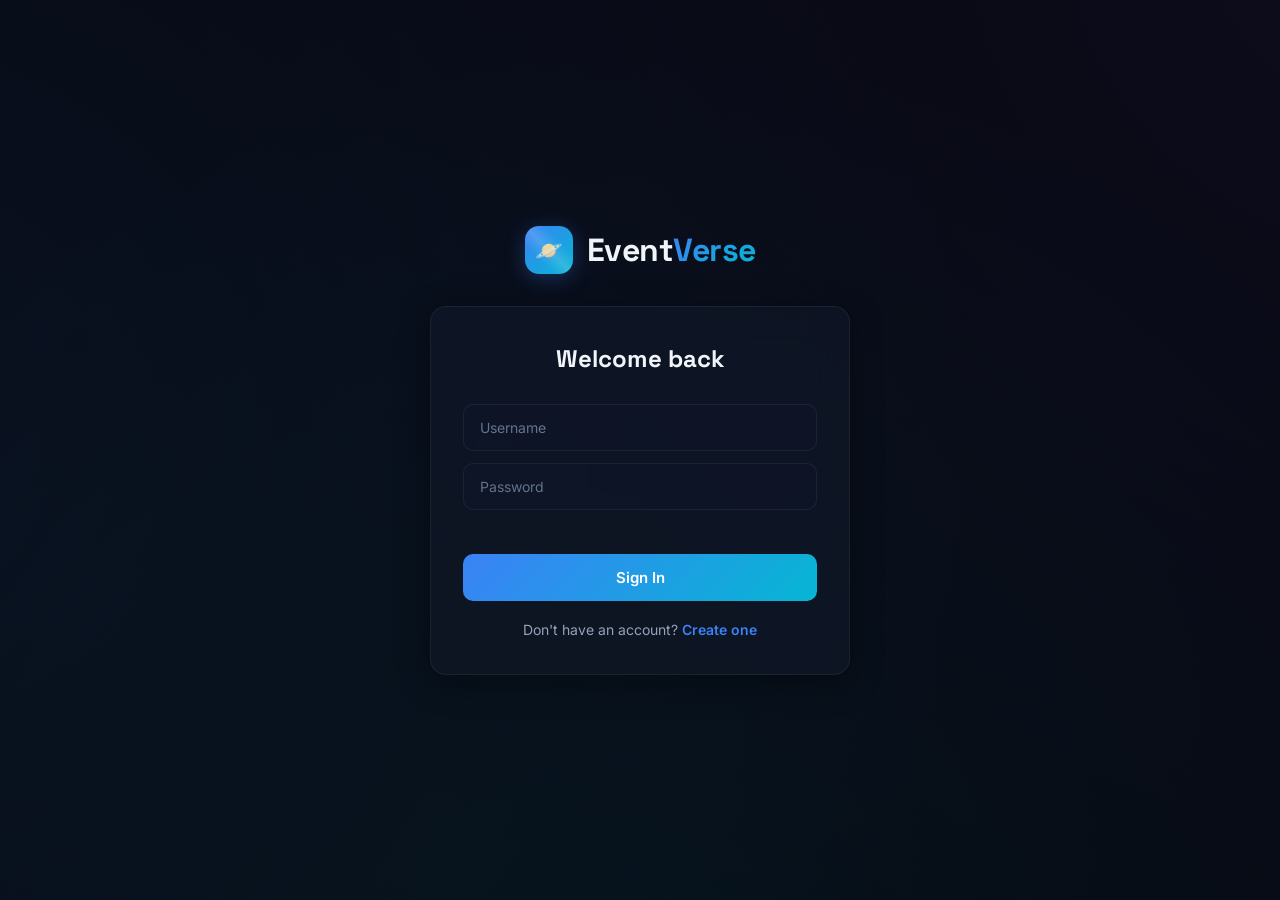
<file: src/main/resources/static/index.html>
<!DOCTYPE html>
<html lang="en">
<head>
    <meta charset="UTF-8">
    <meta name="viewport" content="width=device-width, initial-scale=1.0">
    <title>EventVerse | Login</title>
    <link rel="stylesheet" href="style.css">
</head>
<body>

<div class="container">

    <!-- LOGO -->
    <div class="site-logo">
        <div class="logo-icon">🪐</div>
        <h1>Event<span>Verse</span></h1>
    </div>

    <!-- LOGIN -->
    <div class="form-box" id="loginBox">
        <h2>Welcome back</h2>

        <input type="text" id="loginUsername" placeholder="Username" autocomplete="username">
        <input type="password" id="loginPassword" placeholder="Password" autocomplete="current-password">

        <p class="error" id="loginError"></p>

        <button onclick="login()">Sign In</button>

        <p class="switch">
            Don't have an account?
            <span onclick="showSignup()">Create one</span>
        </p>
    </div>

    <!-- SIGNUP -->
    <div class="form-box hidden" id="signupBox">
        <h2>Create Account</h2>

        <input type="text" id="signupUsername" placeholder="Username" autocomplete="username">
        <select id="signupDepartment">
            <option value="">Select Department</option>
            <option value="CSE">CSE</option>
            <option value="ECE">ECE</option>
            <option value="EEE">EEE</option>
            <option value="MECH">MECH</option>
        </select>
        <input type="password" id="signupPassword" placeholder="Password" autocomplete="new-password">
        <input type="password" id="signupConfirmPassword" placeholder="Confirm Password" autocomplete="new-password">

        <p class="info">Password must be at least 8 characters long</p>
        <p class="error" id="signupError"></p>

        <button onclick="signup()">Create Account</button>

        <p class="switch">
            Already have an account?
            <span onclick="showLogin()">Sign in</span>
        </p>
    </div>

</div>

<script src="script.js"></script>
</body>
</html>
</file>
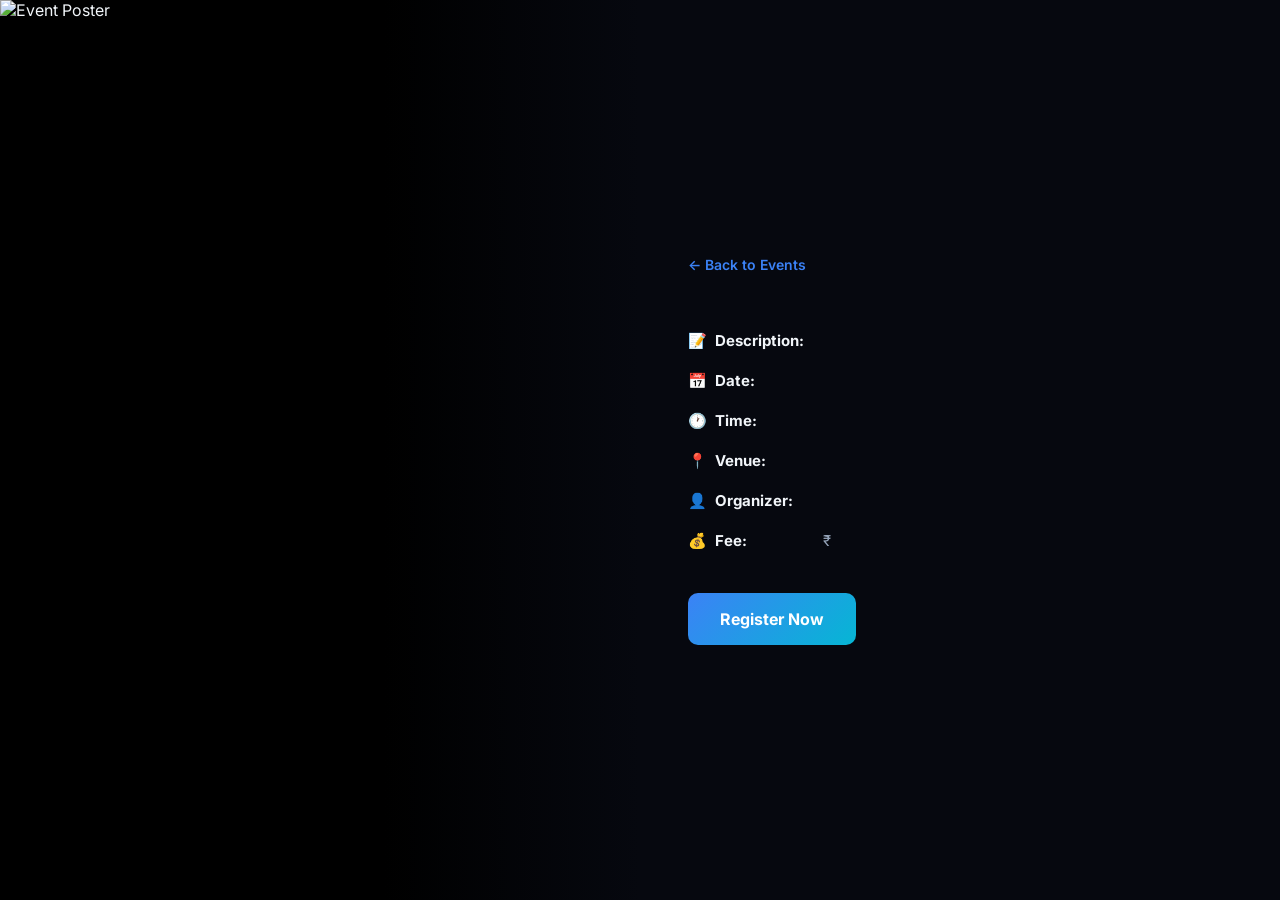
<file: src/main/resources/static/event-details.html>
<!DOCTYPE html>
<html lang="en">
<head>
    <meta charset="UTF-8">
    <meta name="viewport" content="width=device-width, initial-scale=1.0">
    <title>EventVerse | Event Details</title>
    <link rel="stylesheet" href="event-details.css">
</head>
<body>

<div class="details-container">
    <div class="poster-section">
        <img id="eventPoster" alt="Event Poster">
    </div>

    <div class="info-section">
        <a href="javascript:history.back()" class="back-link">← Back to Events</a>
        <h2 id="eventName"></h2>
        <p>📝 <strong>Description:</strong> <span id="eventDesc"></span></p>
        <p>📅 <strong>Date:</strong> <span id="eventDate"></span></p>
        <p>🕐 <strong>Time:</strong> <span id="eventTime"></span></p>
        <p>📍 <strong>Venue:</strong> <span id="eventVenue"></span></p>
        <p>👤 <strong>Organizer:</strong> <span id="eventOrganizer"></span></p>
        <p>💰 <strong>Fee:</strong> ₹<span id="eventFee"></span></p>
        <button class="register-btn">Register Now</button>
    </div>
</div>

<script src="event-details.js"></script>
</body>
</html>
</file>
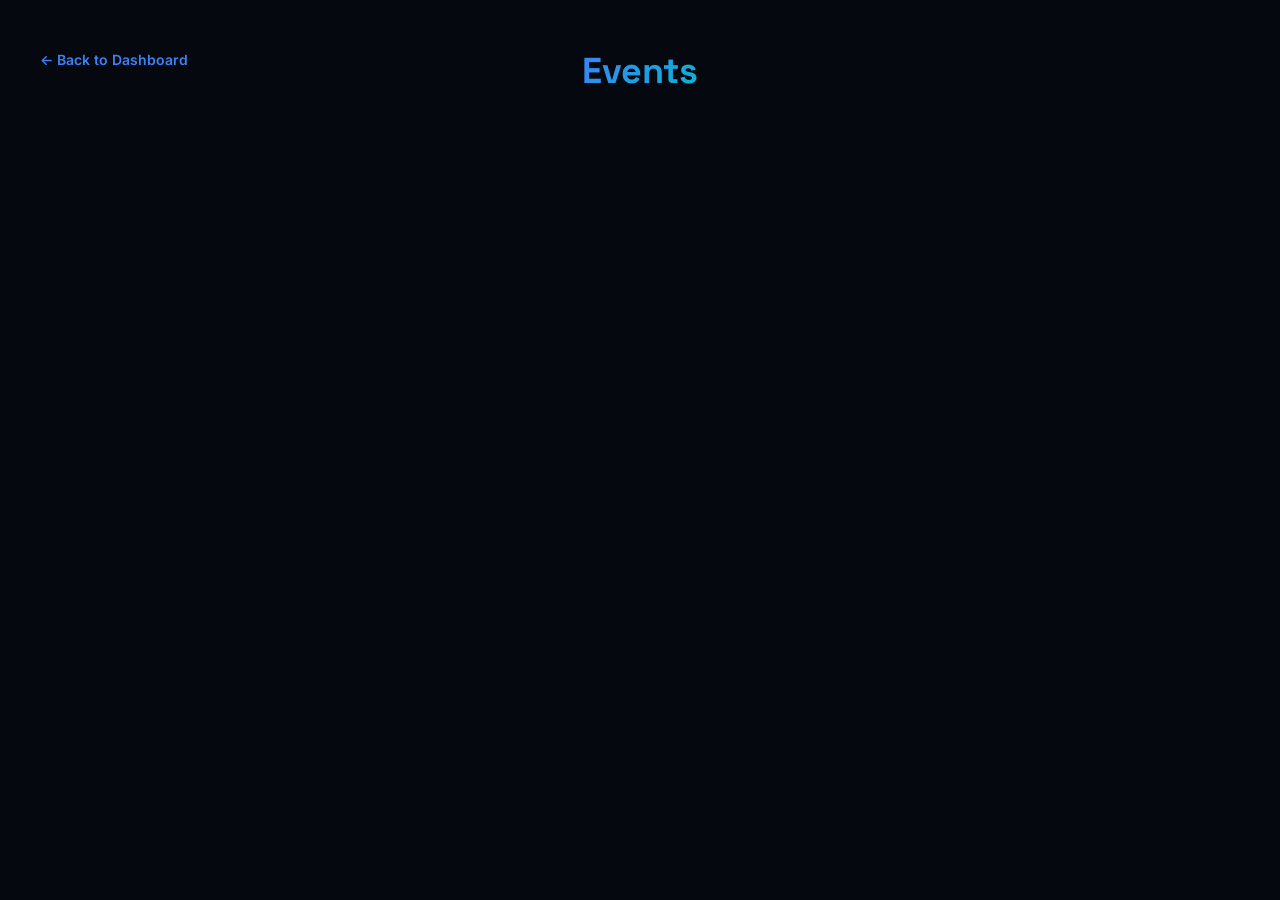
<file: src/main/resources/static/events.html>
<!DOCTYPE html>
<html lang="en">
<head>
    <meta charset="UTF-8">
    <meta name="viewport" content="width=device-width, initial-scale=1.0">
    <title>EventVerse | Events</title>
    <link rel="stylesheet" href="events.css">
</head>
<body>

<header class="category-header" id="categoryHeader">
    <a href="dashboard.html" class="back-link">← Back to Dashboard</a>
    <h1 id="categoryTitle"></h1>
</header>

<section class="events-container" id="eventsContainer">
</section>

<script src="events.js"></script>
</body>
</html>
</file>
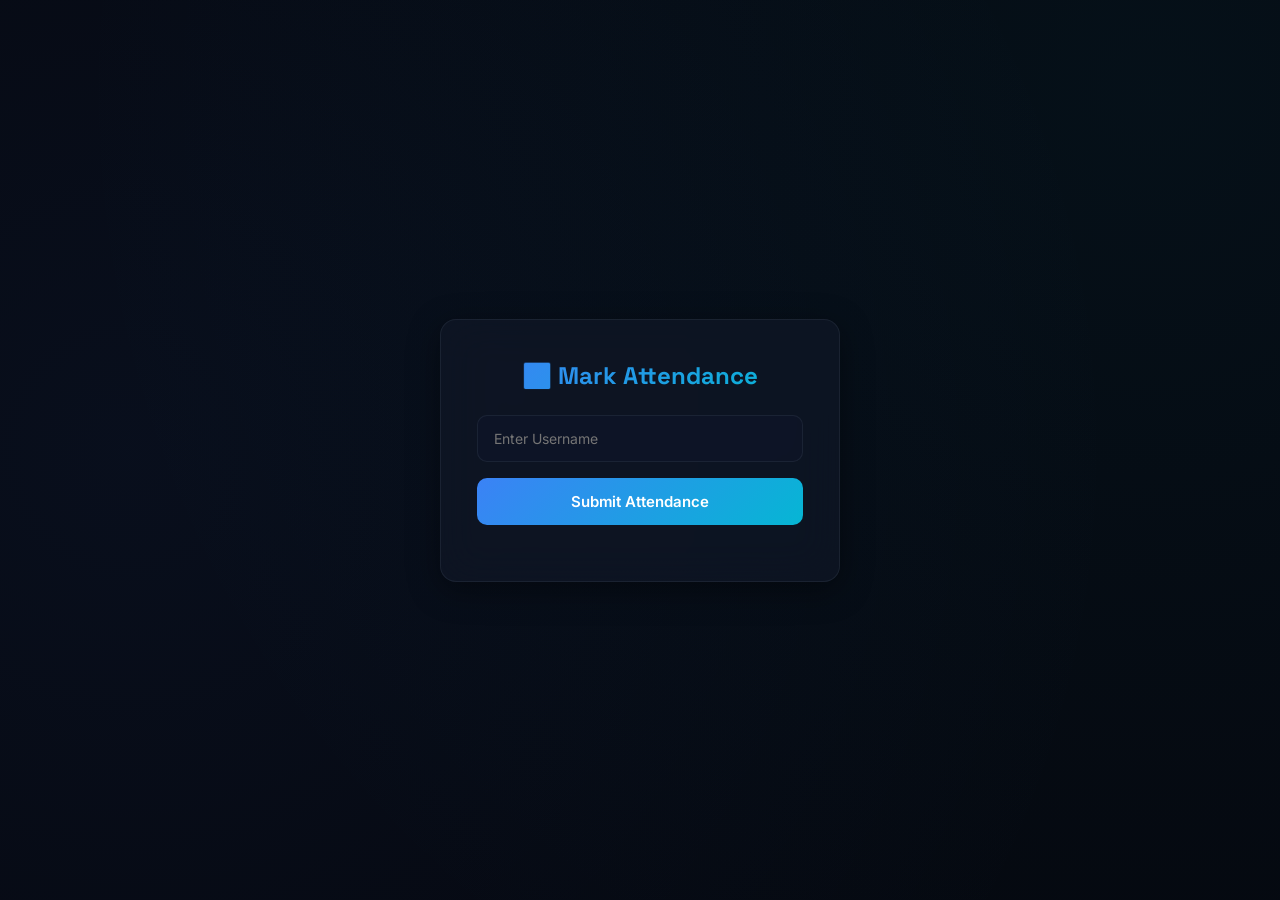
<file: src/main/resources/static/markAttendance.html>
<!DOCTYPE html>
<html lang="en">
<head>
    <meta charset="UTF-8">
    <meta name="viewport" content="width=device-width, initial-scale=1.0">
    <title>EventVerse | Mark Attendance</title>
    <style>
        @import url('https://fonts.googleapis.com/css2?family=Inter:wght@400;500;600;700&family=Space+Grotesk:wght@600;700&display=swap');
        * { box-sizing: border-box; margin: 0; padding: 0; }
        body {
            font-family: 'Inter', sans-serif;
            background: #06080f;
            color: #f1f5f9;
            min-height: 100vh;
            display: flex;
            justify-content: center;
            align-items: center;
        }
        body::before {
            content: '';
            position: fixed;
            top: -50%; left: -50%;
            width: 200%; height: 200%;
            background:
                radial-gradient(circle at 30% 50%, rgba(59,130,246,0.06) 0%, transparent 50%),
                radial-gradient(circle at 70% 30%, rgba(6,182,212,0.05) 0%, transparent 50%);
            z-index: 0;
        }
        .attendance-card {
            position: relative;
            z-index: 1;
            background: rgba(17, 24, 39, 0.7);
            backdrop-filter: blur(20px);
            border: 1px solid rgba(148, 163, 184, 0.1);
            padding: 40px 36px;
            border-radius: 16px;
            width: 400px;
            box-shadow: 0 8px 32px rgba(0,0,0,0.4);
            text-align: center;
        }
        .attendance-card h2 {
            font-family: 'Space Grotesk', sans-serif;
            font-size: 24px;
            font-weight: 700;
            margin-bottom: 24px;
            background: linear-gradient(135deg, #3b82f6, #06b6d4);
            -webkit-background-clip: text;
            -webkit-text-fill-color: transparent;
        }
        .attendance-card input {
            width: 100%;
            padding: 14px 16px;
            margin-bottom: 16px;
            border-radius: 10px;
            border: 1px solid rgba(148, 163, 184, 0.1);
            background: rgba(15, 23, 42, 0.6);
            color: #f1f5f9;
            font-size: 14px;
            font-family: 'Inter', sans-serif;
            outline: none;
            transition: all 0.3s;
        }
        .attendance-card input:focus {
            border-color: #3b82f6;
            box-shadow: 0 0 0 3px rgba(59,130,246,0.15);
        }
        .attendance-card button {
            width: 100%;
            padding: 14px;
            background: linear-gradient(135deg, #3b82f6, #06b6d4);
            color: white;
            border: none;
            border-radius: 10px;
            font-size: 15px;
            font-weight: 600;
            font-family: 'Inter', sans-serif;
            cursor: pointer;
            transition: all 0.3s;
        }
        .attendance-card button:hover {
            transform: translateY(-2px);
            box-shadow: 0 8px 25px rgba(59,130,246,0.35);
        }
        #result {
            margin-top: 16px;
            font-size: 14px;
            color: #94a3b8;
        }
    </style>
</head>
<body>

<div class="attendance-card">
    <h2>✅ Mark Attendance</h2>
    <input type="text" id="username" placeholder="Enter Username">
    <button onclick="submitAttendance()">Submit Attendance</button>
    <div id="result"></div>
</div>

<script>
const params = new URLSearchParams(window.location.search);
const token = params.get("token");

function submitAttendance() {
    const username = document.getElementById("username").value;
    if (!username) { document.getElementById("result").textContent = "Please enter your username"; return; }

    fetch("http://192.168.1.8:8080/api/attendance/mark", {
        method: "POST",
        headers: { "Content-Type": "application/json" },
        body: JSON.stringify({ username: username, token: token })
    })
    .then(res => res.text())
    .then(msg => { document.getElementById("result").innerHTML = msg; })
    .catch(err => { document.getElementById("result").textContent = "Error marking attendance"; });
}
</script>
</body>
</html>
</file>
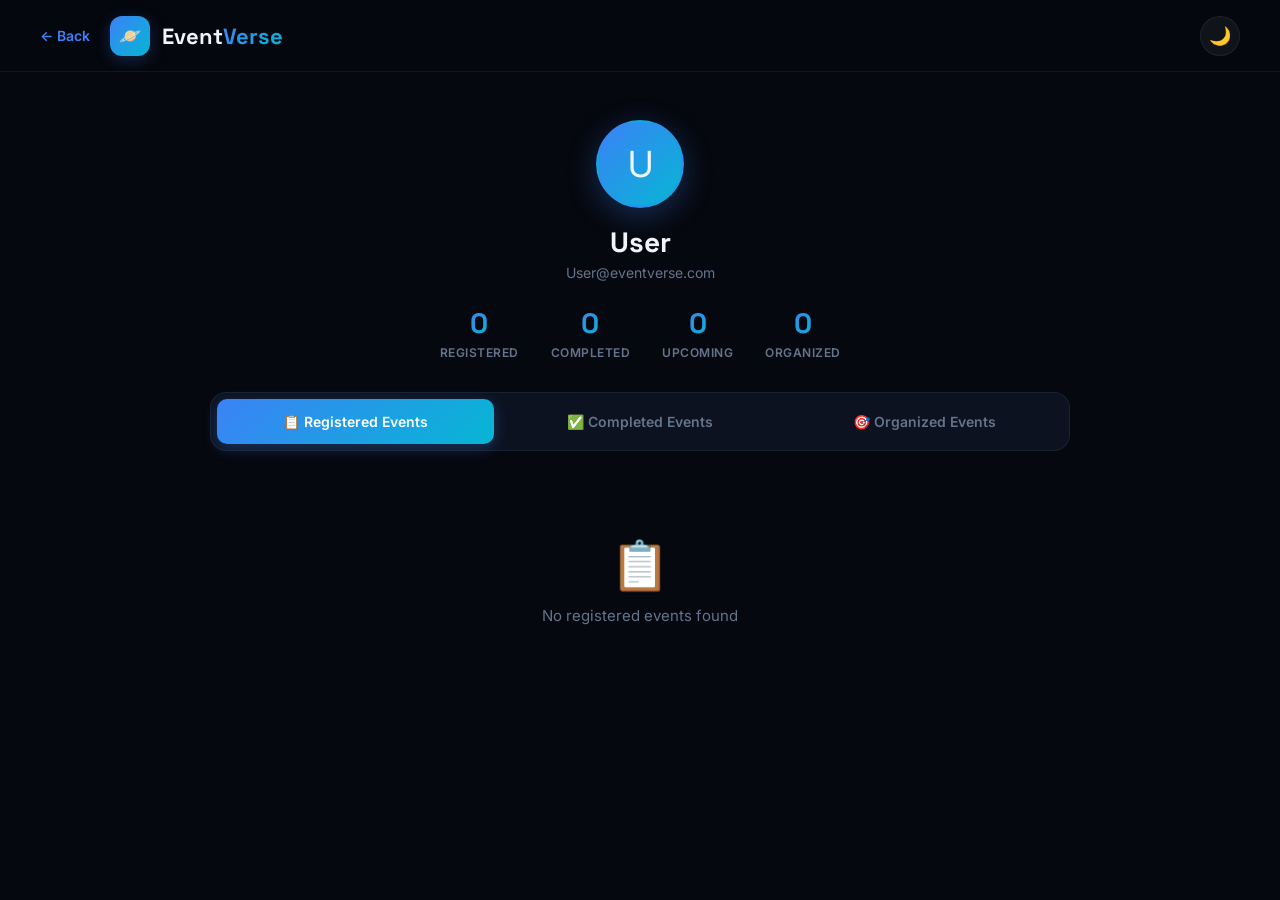
<file: src/main/resources/static/my-account.html>
<!DOCTYPE html>
<html lang="en">
<head>
    <meta charset="UTF-8">
    <meta name="viewport" content="width=device-width, initial-scale=1.0">
    <title>EventVerse | My Account</title>
    <link rel="stylesheet" href="my-account.css">
</head>
<body class="dark">

<!-- HEADER -->
<header class="top-header">
    <div class="header-left">
        <a href="dashboard.html" class="back-link">← Back</a>
        <div class="site-logo">
            <div class="logo-icon">🪐</div>
            <h1>Event<span>Verse</span></h1>
        </div>
    </div>
    <div class="header-right">
        <button id="themeToggle">🌙</button>
    </div>
</header>

<!-- PROFILE SECTION -->
<section class="account-hero">
    <div class="avatar-circle" id="avatarCircle">👤</div>
    <h2 id="displayName">User</h2>
    <p class="account-email" id="displayEmail">user@eventverse.com</p>
    <div class="account-stats">
        <div class="stat-box">
            <span class="stat-num" id="statRegistered">0</span>
            <span class="stat-label">Registered</span>
        </div>
        <div class="stat-box">
            <span class="stat-num" id="statCompleted">0</span>
            <span class="stat-label">Completed</span>
        </div>
        <div class="stat-box">
            <span class="stat-num" id="statUpcoming">0</span>
            <span class="stat-label">Upcoming</span>
        </div>
        <div class="stat-box">
            <span class="stat-num" id="statOrganized">0</span>
            <span class="stat-label">Organized</span>
        </div>
    </div>
</section>

<!-- TAB BUTTONS -->
<section class="tab-section">
    <div class="tab-bar">
        <button class="tab-btn active" onclick="switchTab('registered')">📋 Registered Events</button>
        <button class="tab-btn" onclick="switchTab('completed')">✅ Completed Events</button>
        <button class="tab-btn" onclick="switchTab('organized')">🎯 Organized Events</button>
    </div>

    <div class="events-list" id="eventsListContainer">
        <div class="loading-spinner" id="loadingSpinner">
            <div class="spinner"></div>
            <p>Loading your events...</p>
        </div>
    </div>
</section>

<script src="my-account.js"></script>
</body>
</html>
</file>
<file: src/main/resources/static/style.css>
@import url('https://fonts.googleapis.com/css2?family=Inter:wght@300;400;500;600;700;800;900&family=Space+Grotesk:wght@400;500;600;700&display=swap');

* {
    box-sizing: border-box;
    margin: 0;
    padding: 0;
}

:root {
    --bg-dark: #06080f;
    --bg-surface: #0d1117;
    --bg-card: rgba(17, 24, 39, 0.7);
    --bg-card-hover: rgba(30, 41, 59, 0.6);
    --text-primary: #f1f5f9;
    --text-secondary: #94a3b8;
    --text-muted: #64748b;
    --accent-blue: #3b82f6;
    --accent-cyan: #06b6d4;
    --accent-purple: #8b5cf6;
    --accent-emerald: #10b981;
    --accent-rose: #f43f5e;
    --accent-amber: #f59e0b;
    --gradient-primary: linear-gradient(135deg, #3b82f6, #06b6d4);
    --gradient-hero: linear-gradient(135deg, #1e3a5f 0%, #0d1117 50%, #1a1033 100%);
    --gradient-card: linear-gradient(135deg, rgba(59,130,246,0.08), rgba(6,182,212,0.05));
    --border-subtle: rgba(148, 163, 184, 0.1);
    --border-accent: rgba(59, 130, 246, 0.3);
    --shadow-glow: 0 0 40px rgba(59, 130, 246, 0.15);
    --shadow-card: 0 8px 32px rgba(0, 0, 0, 0.4);
    --radius: 16px;
    --radius-sm: 10px;
    --radius-xs: 6px;
}

body {
    font-family: 'Inter', -apple-system, BlinkMacSystemFont, sans-serif;
    background: var(--bg-dark);
    color: var(--text-primary);
    min-height: 100vh;
    display: flex;
    justify-content: center;
    align-items: center;
    overflow: hidden;
}

/* ========== ANIMATED BG ========== */
body::before {
    content: '';
    position: fixed;
    top: -50%;
    left: -50%;
    width: 200%;
    height: 200%;
    background:
        radial-gradient(circle at 20% 50%, rgba(59,130,246,0.08) 0%, transparent 50%),
        radial-gradient(circle at 80% 20%, rgba(139,92,246,0.06) 0%, transparent 50%),
        radial-gradient(circle at 50% 80%, rgba(6,182,212,0.06) 0%, transparent 50%);
    animation: bgShift 20s ease-in-out infinite;
    z-index: 0;
}

@keyframes bgShift {
    0%, 100% { transform: translate(0, 0); }
    33% { transform: translate(-2%, 1%); }
    66% { transform: translate(1%, -2%); }
}

/* ========== CONTAINER ========== */
.container {
    position: relative;
    z-index: 1;
    width: 420px;
    text-align: center;
}

/* ========== LOGO ========== */
.site-logo {
    display: flex;
    align-items: center;
    justify-content: center;
    margin-bottom: 32px;
    gap: 14px;
}

.logo-icon {
    width: 48px;
    height: 48px;
    background: var(--gradient-primary);
    border-radius: 14px;
    display: flex;
    align-items: center;
    justify-content: center;
    font-size: 22px;
    box-shadow: 0 4px 20px rgba(59, 130, 246, 0.3);
    position: relative;
    overflow: hidden;
}

.logo-icon::after {
    content: '';
    position: absolute;
    top: -50%;
    left: -50%;
    width: 200%;
    height: 200%;
    background: linear-gradient(45deg, transparent 40%, rgba(255,255,255,0.15) 50%, transparent 60%);
    animation: shimmer 3s ease-in-out infinite;
}

@keyframes shimmer {
    0% { transform: translateX(-100%) rotate(45deg); }
    100% { transform: translateX(100%) rotate(45deg); }
}

.site-logo h1 {
    font-family: 'Space Grotesk', sans-serif;
    font-size: 32px;
    font-weight: 700;
    color: var(--text-primary);
    letter-spacing: -0.5px;
}

.site-logo h1 span {
    background: var(--gradient-primary);
    -webkit-background-clip: text;
    -webkit-text-fill-color: transparent;
    background-clip: text;
}

/* ========== FORM BOX ========== */
.form-box {
    background: var(--bg-card);
    backdrop-filter: blur(20px);
    -webkit-backdrop-filter: blur(20px);
    border: 1px solid var(--border-subtle);
    padding: 36px 32px;
    border-radius: var(--radius);
    box-shadow: var(--shadow-card);
    animation: fadeUp 0.5s ease-out;
}

@keyframes fadeUp {
    from { opacity: 0; transform: translateY(20px); }
    to { opacity: 1; transform: translateY(0); }
}

.form-box h2 {
    font-family: 'Space Grotesk', sans-serif;
    font-size: 24px;
    font-weight: 700;
    margin-bottom: 24px;
    color: var(--text-primary);
}

/* ========== INPUTS ========== */
.form-box input,
.form-box select {
    width: 100%;
    padding: 14px 16px;
    margin: 6px 0;
    border-radius: var(--radius-sm);
    border: 1px solid var(--border-subtle);
    background: rgba(15, 23, 42, 0.6);
    color: var(--text-primary);
    font-size: 14px;
    font-family: 'Inter', sans-serif;
    transition: all 0.3s ease;
    outline: none;
}

.form-box input:focus,
.form-box select:focus {
    border-color: var(--accent-blue);
    box-shadow: 0 0 0 3px rgba(59,130,246,0.15);
    background: rgba(15, 23, 42, 0.8);
}

.form-box input::placeholder {
    color: var(--text-muted);
}

.form-box select {
    cursor: pointer;
    appearance: none;
    background-image: url("data:image/svg+xml,%3Csvg xmlns='http://www.w3.org/2000/svg' width='12' height='12' viewBox='0 0 24 24' fill='none' stroke='%2394a3b8' stroke-width='2'%3E%3Cpath d='M6 9l6 6 6-6'/%3E%3C/svg%3E");
    background-repeat: no-repeat;
    background-position: right 14px center;
}

.form-box select option {
    background: #1e293b;
    color: var(--text-primary);
}

/* ========== BUTTON ========== */
.form-box button {
    width: 100%;
    padding: 14px;
    margin-top: 16px;
    background: var(--gradient-primary);
    color: white;
    border: none;
    border-radius: var(--radius-sm);
    font-size: 15px;
    font-weight: 600;
    font-family: 'Inter', sans-serif;
    cursor: pointer;
    transition: all 0.3s ease;
    position: relative;
    overflow: hidden;
}

.form-box button:hover {
    transform: translateY(-2px);
    box-shadow: 0 8px 25px rgba(59,130,246,0.35);
}

.form-box button:active {
    transform: translateY(0);
}

/* ========== LINKS ========== */
.switch {
    margin-top: 20px;
    font-size: 14px;
    color: var(--text-secondary);
}

.switch span {
    color: var(--accent-blue);
    cursor: pointer;
    font-weight: 600;
    transition: color 0.2s;
}

.switch span:hover {
    color: var(--accent-cyan);
}

/* ========== ERROR / INFO ========== */
.error {
    color: var(--accent-rose);
    font-size: 13px;
    margin-top: 4px;
    min-height: 18px;
}

.info {
    font-size: 12px;
    color: var(--text-muted);
    margin-top: 4px;
}

/* ========== HIDDEN ========== */
.hidden {
    display: none !important;
}
</file>
<file: src/main/resources/static/event-details.css>
@import url('https://fonts.googleapis.com/css2?family=Inter:wght@300;400;500;600;700;800;900&family=Space+Grotesk:wght@400;500;600;700&display=swap');

* { box-sizing: border-box; margin: 0; padding: 0; }

:root {
    --bg-dark: #06080f;
    --bg-card: rgba(17, 24, 39, 0.7);
    --text-primary: #f1f5f9;
    --text-secondary: #94a3b8;
    --text-muted: #64748b;
    --accent-blue: #3b82f6;
    --accent-cyan: #06b6d4;
    --gradient-primary: linear-gradient(135deg, #3b82f6, #06b6d4);
    --border-subtle: rgba(148, 163, 184, 0.1);
    --shadow-card: 0 8px 32px rgba(0, 0, 0, 0.3);
    --radius: 16px;
    --radius-sm: 10px;
}

body {
    font-family: 'Inter', -apple-system, sans-serif;
    background: var(--bg-dark);
    color: var(--text-primary);
    min-height: 100vh;
}

.details-container {
    display: flex;
    min-height: 100vh;
}

.poster-section {
    width: 50%;
    background: #000;
    display: flex;
    align-items: center;
    justify-content: center;
    position: relative;
    overflow: hidden;
}

.poster-section::after {
    content: '';
    position: absolute;
    top: 0; left: 0; right: 0; bottom: 0;
    background: linear-gradient(90deg, transparent 60%, var(--bg-dark) 100%);
}

.poster-section img {
    width: 100%;
    height: 100%;
    object-fit: cover;
}

.info-section {
    width: 50%;
    padding: 60px 48px;
    display: flex;
    flex-direction: column;
    justify-content: center;
    gap: 16px;
}

.info-section .back-link {
    color: var(--accent-blue);
    text-decoration: none;
    font-weight: 600;
    font-size: 14px;
    margin-bottom: 16px;
    display: inline-flex;
    align-items: center;
    gap: 6px;
    transition: color 0.2s;
}

.info-section .back-link:hover {
    color: var(--accent-cyan);
}

.info-section h2 {
    font-family: 'Space Grotesk', sans-serif;
    font-size: 36px;
    font-weight: 800;
    background: var(--gradient-primary);
    -webkit-background-clip: text;
    -webkit-text-fill-color: transparent;
    background-clip: text;
    margin-bottom: 8px;
}

.info-section p {
    font-size: 15px;
    color: var(--text-secondary);
    line-height: 1.6;
    display: flex;
    align-items: center;
    gap: 8px;
}

.info-section p strong {
    color: var(--text-primary);
    min-width: 100px;
}

.register-btn {
    margin-top: 24px;
    padding: 16px 32px;
    background: var(--gradient-primary);
    color: white;
    border: none;
    border-radius: var(--radius-sm);
    font-size: 16px;
    font-weight: 700;
    font-family: 'Inter', sans-serif;
    cursor: pointer;
    transition: all 0.3s ease;
    width: fit-content;
}

.register-btn:hover {
    transform: translateY(-2px);
    box-shadow: 0 8px 30px rgba(59,130,246,0.4);
}

@media (max-width: 768px) {
    .details-container { flex-direction: column; }
    .poster-section, .info-section { width: 100%; }
    .poster-section { height: 300px; }
    .poster-section::after { background: linear-gradient(to bottom, transparent 60%, var(--bg-dark) 100%); }
    .info-section { padding: 32px 24px; }
    .info-section h2 { font-size: 28px; }
}
</file>
<file: src/main/resources/static/events.css>
@import url('https://fonts.googleapis.com/css2?family=Inter:wght@300;400;500;600;700;800;900&family=Space+Grotesk:wght@400;500;600;700&display=swap');

* {
    box-sizing: border-box;
    margin: 0;
    padding: 0;
}

:root {
    --bg-dark: #06080f;
    --bg-card: rgba(17, 24, 39, 0.7);
    --text-primary: #f1f5f9;
    --text-secondary: #94a3b8;
    --text-muted: #64748b;
    --accent-blue: #3b82f6;
    --accent-cyan: #06b6d4;
    --gradient-primary: linear-gradient(135deg, #3b82f6, #06b6d4);
    --border-subtle: rgba(148, 163, 184, 0.1);
    --shadow-card: 0 8px 32px rgba(0, 0, 0, 0.3);
    --radius: 16px;
    --radius-sm: 10px;
}

body {
    font-family: 'Inter', -apple-system, sans-serif;
    background: var(--bg-dark);
    color: var(--text-primary);
    min-height: 100vh;
}

/* ========== HEADER ========== */
.category-header {
    padding: 48px 40px 24px;
    text-align: center;
    position: relative;
}

.category-header .back-link {
    position: absolute;
    left: 40px;
    top: 50%;
    transform: translateY(-50%);
    color: var(--accent-blue);
    text-decoration: none;
    font-weight: 600;
    font-size: 14px;
    display: flex;
    align-items: center;
    gap: 6px;
    transition: all 0.2s;
}

.category-header .back-link:hover {
    color: var(--accent-cyan);
}

.category-header h1 {
    font-family: 'Space Grotesk', sans-serif;
    font-size: 36px;
    font-weight: 800;
    background: var(--gradient-primary);
    -webkit-background-clip: text;
    -webkit-text-fill-color: transparent;
    background-clip: text;
    display: inline-block;
}

/* ========== EVENTS GRID ========== */
.events-container {
    padding: 16px 40px 60px;
    display: grid;
    grid-template-columns: repeat(auto-fill, minmax(300px, 1fr));
    gap: 24px;
    max-width: 1280px;
    margin: 0 auto;
}

/* ========== EVENT CARD ========== */
.event-card {
    background: var(--bg-card);
    backdrop-filter: blur(20px);
    border: 1px solid var(--border-subtle);
    border-radius: var(--radius);
    overflow: hidden;
    box-shadow: var(--shadow-card);
    transition: all 0.3s cubic-bezier(0.4, 0, 0.2, 1);
    display: flex;
    flex-direction: column;
}

.event-poster {
    width: 100%;
    height: 180px;
    overflow: hidden;
    position: relative;
}

.event-poster img {
    width: 100%;
    height: 100%;
    object-fit: cover;
    transition: transform 0.4s ease;
}

.event-card:hover .event-poster img {
    transform: scale(1.05);
}

.event-card-body {
    padding: 20px 24px 24px;
    display: flex;
    flex-direction: column;
    gap: 8px;
}

.event-card:hover {
    transform: translateY(-4px);
    border-color: rgba(59, 130, 246, 0.2);
    box-shadow: 0 16px 48px rgba(0, 0, 0, 0.4), 0 0 0 1px rgba(59,130,246,0.1);
}

.event-card h3 {
    font-family: 'Space Grotesk', sans-serif;
    font-size: 20px;
    font-weight: 700;
    color: var(--text-primary);
    margin-bottom: 4px;
}

.event-card .event-desc {
    font-size: 14px;
    color: var(--text-secondary);
    margin-bottom: 12px;
    line-height: 1.5;
}

.event-card .event-meta {
    font-size: 13px;
    color: var(--text-muted);
    display: flex;
    align-items: center;
    gap: 6px;
    padding: 4px 0;
}

.event-card .event-meta strong {
    color: var(--text-secondary);
}

/* ========== BUTTONS ========== */
.register-btn {
    margin-top: 16px;
    padding: 12px 20px;
    background: var(--gradient-primary);
    color: white;
    border: none;
    border-radius: var(--radius-sm);
    font-size: 14px;
    font-weight: 600;
    font-family: 'Inter', sans-serif;
    cursor: pointer;
    transition: all 0.3s ease;
    text-align: center;
}

.register-btn:hover {
    transform: translateY(-2px);
    box-shadow: 0 8px 25px rgba(59,130,246,0.35);
}

.delete-btn {
    margin-top: 8px;
    padding: 10px 16px;
    background: rgba(244, 63, 94, 0.1);
    color: #f43f5e;
    border: 1px solid rgba(244, 63, 94, 0.2);
    border-radius: var(--radius-sm);
    font-size: 13px;
    font-weight: 600;
    font-family: 'Inter', sans-serif;
    cursor: pointer;
    transition: all 0.3s;
}

.delete-btn:hover {
    background: rgba(244, 63, 94, 0.2);
}

.qr-btn {
    margin-top: 8px;
    padding: 10px 16px;
    background: rgba(139, 92, 246, 0.1);
    color: #8b5cf6;
    border: 1px solid rgba(139, 92, 246, 0.2);
    border-radius: var(--radius-sm);
    font-size: 13px;
    font-weight: 600;
    font-family: 'Inter', sans-serif;
    cursor: pointer;
    transition: all 0.3s;
}

.qr-btn:hover {
    background: rgba(139, 92, 246, 0.2);
}

/* ========== EMPTY STATE ========== */
.empty-state {
    grid-column: 1 / -1;
    text-align: center;
    padding: 60px 20px;
    color: var(--text-muted);
    font-size: 16px;
}

/* ========== RESPONSIVE ========== */
@media (max-width: 768px) {
    .category-header { padding: 32px 20px 16px; }
    .category-header h1 { font-size: 28px; }
    .events-container { padding: 16px 20px 40px; grid-template-columns: 1fr; }
    .category-header .back-link { position: static; transform: none; margin-bottom: 16px; display: inline-flex; }
}
</file>
<file: src/main/resources/static/my-account.css>
@import url('https://fonts.googleapis.com/css2?family=Inter:wght@300;400;500;600;700;800;900&family=Space+Grotesk:wght@400;500;600;700&display=swap');

* { margin: 0; padding: 0; box-sizing: border-box; }

:root {
    --bg-dark: #06080f;
    --bg-surface: #0d1117;
    --bg-card: rgba(17, 24, 39, 0.7);
    --text-primary: #f1f5f9;
    --text-secondary: #94a3b8;
    --text-muted: #64748b;
    --accent-blue: #3b82f6;
    --accent-cyan: #06b6d4;
    --accent-purple: #8b5cf6;
    --accent-emerald: #10b981;
    --accent-rose: #f43f5e;
    --accent-amber: #f59e0b;
    --gradient-primary: linear-gradient(135deg, #3b82f6, #06b6d4);
    --border-subtle: rgba(148, 163, 184, 0.1);
    --shadow-card: 0 8px 32px rgba(0, 0, 0, 0.3);
    --radius: 16px;
    --radius-sm: 10px;
}

body {
    font-family: 'Inter', -apple-system, sans-serif;
    background: var(--bg-dark);
    color: var(--text-primary);
    min-height: 100vh;
}

/* ========== HEADER ========== */
.top-header {
    position: sticky;
    top: 0;
    z-index: 100;
    width: 100%;
    height: 72px;
    background: rgba(6, 8, 15, 0.85);
    backdrop-filter: blur(20px);
    display: flex;
    align-items: center;
    justify-content: space-between;
    padding: 0 40px;
    border-bottom: 1px solid var(--border-subtle);
}

.header-left {
    display: flex;
    align-items: center;
    gap: 20px;
}

.back-link {
    color: var(--accent-blue);
    text-decoration: none;
    font-weight: 600;
    font-size: 14px;
    transition: color 0.2s;
}

.back-link:hover { color: var(--accent-cyan); }

.site-logo {
    display: flex;
    align-items: center;
    gap: 12px;
}

.logo-icon {
    width: 40px;
    height: 40px;
    background: var(--gradient-primary);
    border-radius: 12px;
    display: flex;
    align-items: center;
    justify-content: center;
    font-size: 18px;
    box-shadow: 0 4px 15px rgba(59, 130, 246, 0.25);
}

.site-logo h1 {
    font-family: 'Space Grotesk', sans-serif;
    font-size: 22px;
    font-weight: 700;
    color: var(--text-primary);
}

.site-logo h1 span {
    background: var(--gradient-primary);
    -webkit-background-clip: text;
    -webkit-text-fill-color: transparent;
    background-clip: text;
}

.header-right {
    display: flex;
    align-items: center;
    gap: 12px;
}

#themeToggle {
    width: 40px;
    height: 40px;
    display: flex;
    align-items: center;
    justify-content: center;
    border-radius: 50%;
    background: rgba(255,255,255,0.05);
    border: 1px solid var(--border-subtle);
    color: var(--text-secondary);
    font-size: 18px;
    cursor: pointer;
    transition: all 0.3s;
}

#themeToggle:hover { background: rgba(255,255,255,0.1); }

/* ========== ACCOUNT HERO ========== */
.account-hero {
    text-align: center;
    padding: 48px 20px 32px;
}

.avatar-circle {
    width: 88px;
    height: 88px;
    background: var(--gradient-primary);
    border-radius: 50%;
    display: flex;
    align-items: center;
    justify-content: center;
    font-size: 36px;
    margin: 0 auto 16px;
    box-shadow: 0 8px 30px rgba(59, 130, 246, 0.3);
    border: 3px solid rgba(59, 130, 246, 0.2);
}

.account-hero h2 {
    font-family: 'Space Grotesk', sans-serif;
    font-size: 28px;
    font-weight: 800;
    margin-bottom: 4px;
}

.account-email {
    color: var(--text-muted);
    font-size: 14px;
    margin-bottom: 24px;
}

.account-stats {
    display: flex;
    justify-content: center;
    gap: 32px;
}

.stat-box {
    display: flex;
    flex-direction: column;
    align-items: center;
    gap: 4px;
}

.stat-num {
    font-family: 'Space Grotesk', sans-serif;
    font-size: 28px;
    font-weight: 800;
    background: var(--gradient-primary);
    -webkit-background-clip: text;
    -webkit-text-fill-color: transparent;
    background-clip: text;
}

.stat-label {
    font-size: 12px;
    font-weight: 600;
    color: var(--text-muted);
    text-transform: uppercase;
    letter-spacing: 0.5px;
}

/* ========== TABS ========== */
.tab-section {
    max-width: 900px;
    margin: 0 auto;
    padding: 0 20px 60px;
}

.tab-bar {
    display: flex;
    gap: 8px;
    margin-bottom: 24px;
    background: var(--bg-card);
    border-radius: var(--radius);
    padding: 6px;
    border: 1px solid var(--border-subtle);
}

.tab-btn {
    flex: 1;
    padding: 14px 20px;
    border: none;
    border-radius: var(--radius-sm);
    background: transparent;
    color: var(--text-muted);
    font-size: 14px;
    font-weight: 600;
    font-family: 'Inter', sans-serif;
    cursor: pointer;
    transition: all 0.3s ease;
}

.tab-btn:hover {
    color: var(--text-secondary);
    background: rgba(255,255,255,0.03);
}

.tab-btn.active {
    background: var(--gradient-primary);
    color: white;
    box-shadow: 0 4px 15px rgba(59, 130, 246, 0.3);
}

/* ========== EVENTS LIST ========== */
.events-list {
    display: flex;
    flex-direction: column;
    gap: 16px;
}

.event-row {
    display: flex;
    align-items: center;
    gap: 20px;
    background: var(--bg-card);
    backdrop-filter: blur(20px);
    border: 1px solid var(--border-subtle);
    border-radius: var(--radius);
    padding: 20px 24px;
    box-shadow: var(--shadow-card);
    transition: all 0.3s ease;
}

.event-row:hover {
    transform: translateY(-2px);
    border-color: rgba(59, 130, 246, 0.2);
    box-shadow: 0 12px 40px rgba(0, 0, 0, 0.4);
}

.event-row-icon {
    width: 48px;
    height: 48px;
    border-radius: 12px;
    display: flex;
    align-items: center;
    justify-content: center;
    font-size: 22px;
    flex-shrink: 0;
}

.event-row-icon.upcoming { background: rgba(59, 130, 246, 0.15); }
.event-row-icon.completed { background: rgba(16, 185, 129, 0.15); }
.event-row-icon.organized { background: rgba(139, 92, 246, 0.15); }

.event-row-info {
    flex: 1;
}

.event-row-info h4 {
    font-family: 'Space Grotesk', sans-serif;
    font-size: 16px;
    font-weight: 700;
    margin-bottom: 4px;
}

.event-row-info p {
    font-size: 13px;
    color: var(--text-muted);
    display: flex;
    align-items: center;
    gap: 6px;
}

.event-row-badge {
    padding: 6px 14px;
    border-radius: 20px;
    font-size: 12px;
    font-weight: 600;
    flex-shrink: 0;
}

.event-row-badge.upcoming {
    background: rgba(59, 130, 246, 0.1);
    color: var(--accent-blue);
    border: 1px solid rgba(59, 130, 246, 0.2);
}

.event-row-badge.completed {
    background: rgba(16, 185, 129, 0.1);
    color: var(--accent-emerald);
    border: 1px solid rgba(16, 185, 129, 0.2);
}

.event-row-badge.organized {
    background: rgba(139, 92, 246, 0.1);
    color: var(--accent-purple);
    border: 1px solid rgba(139, 92, 246, 0.2);
}

/* ========== EMPTY STATE ========== */
.empty-state {
    text-align: center;
    padding: 60px 20px;
    color: var(--text-muted);
}

.empty-state .empty-icon {
    font-size: 48px;
    margin-bottom: 12px;
}

.empty-state p {
    font-size: 15px;
}

/* ========== LOADING ========== */
.loading-spinner {
    text-align: center;
    padding: 40px;
    color: var(--text-muted);
}

.spinner {
    width: 36px;
    height: 36px;
    border: 3px solid var(--border-subtle);
    border-top-color: var(--accent-blue);
    border-radius: 50%;
    animation: spin 0.8s linear infinite;
    margin: 0 auto 12px;
}

@keyframes spin {
    to { transform: rotate(360deg); }
}

/* ========== LIGHT THEME ========== */
body.light {
    --bg-dark: #f8fafc;
    --bg-surface: #ffffff;
    --bg-card: rgba(255, 255, 255, 0.8);
    --text-primary: #0f172a;
    --text-secondary: #475569;
    --text-muted: #94a3b8;
    --border-subtle: rgba(15, 23, 42, 0.08);
    --shadow-card: 0 8px 32px rgba(0, 0, 0, 0.08);
}

body.light .top-header {
    background: rgba(248, 250, 252, 0.85);
}

/* ========== RESPONSIVE ========== */
@media (max-width: 768px) {
    .top-header { padding: 0 20px; }
    .account-stats { gap: 20px; }
    .event-row { flex-direction: column; align-items: flex-start; gap: 12px; }
    .event-row-badge { align-self: flex-start; }
}

.qr-btn {
    background: purple;
    color: white;
    border: none;
    padding: 6px 12px;
    border-radius: 6px;
    margin-left: 10px;
    cursor: pointer;
}
</file>
